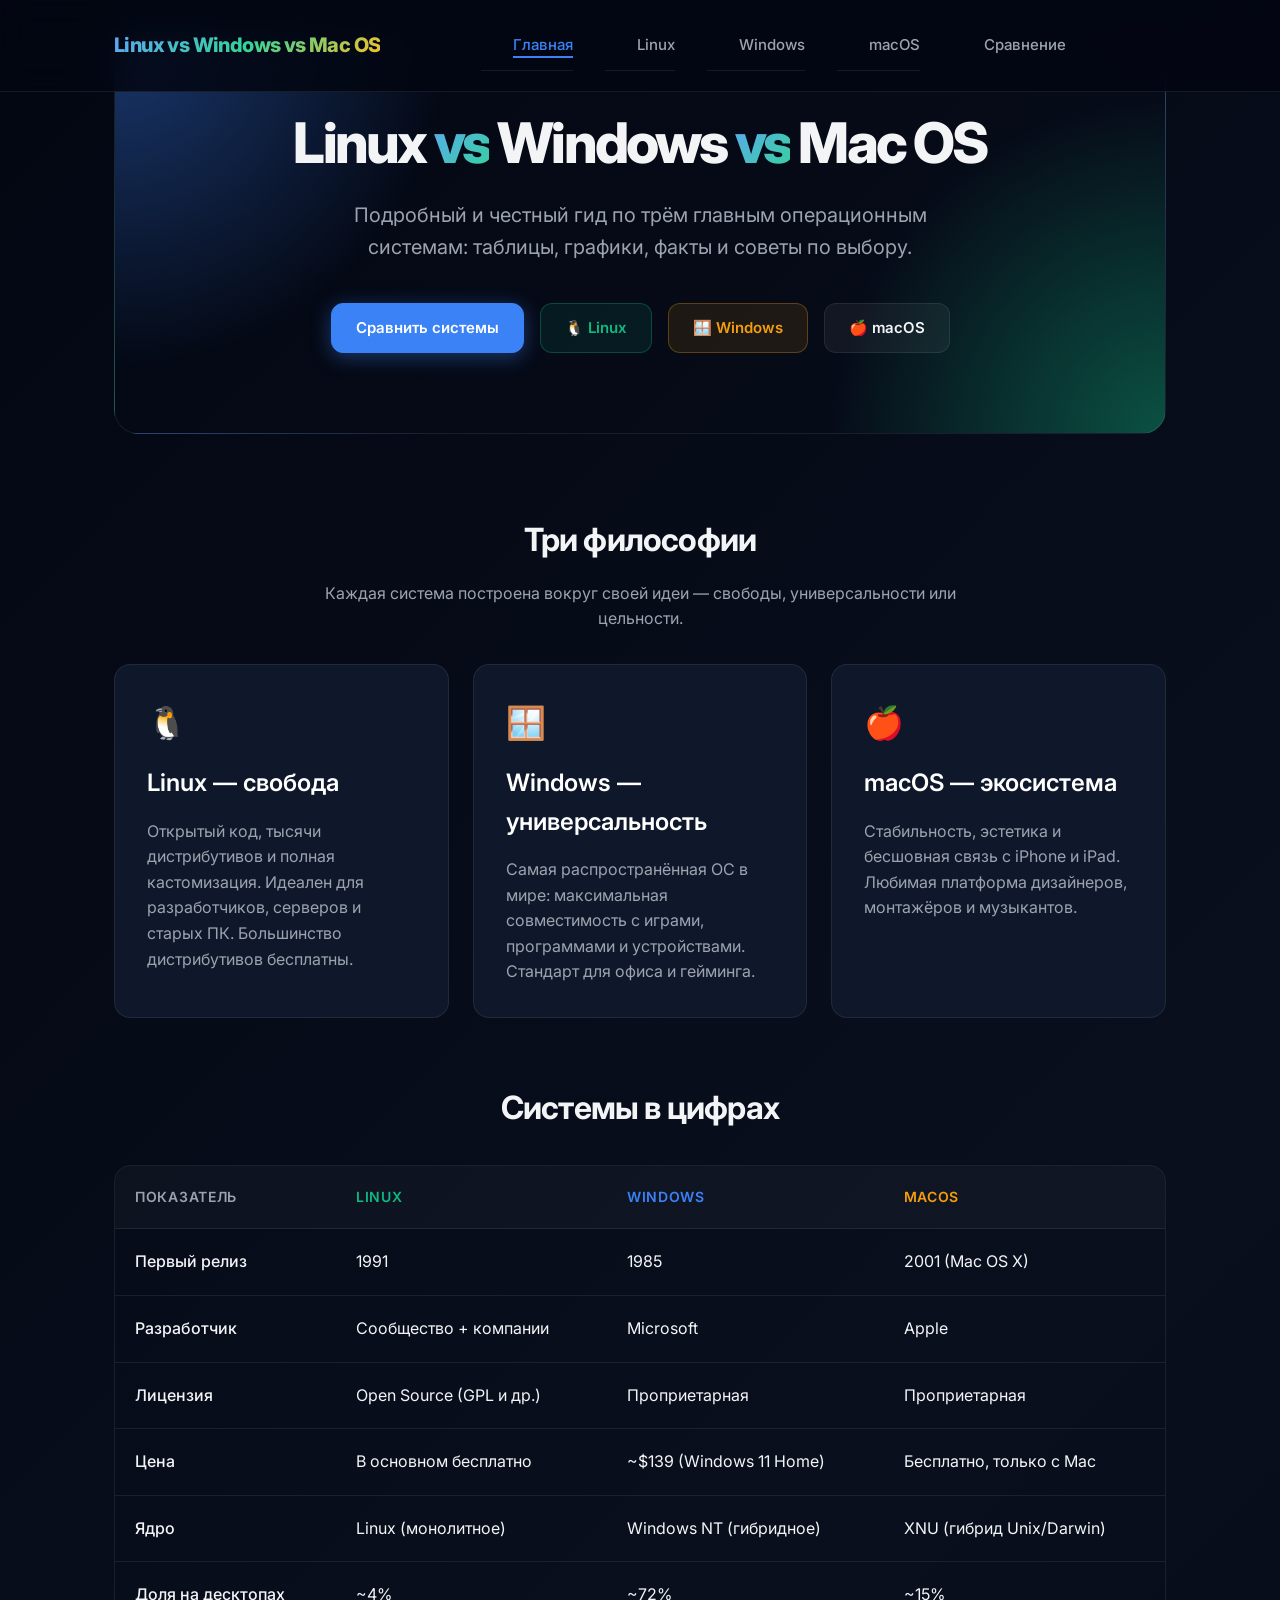
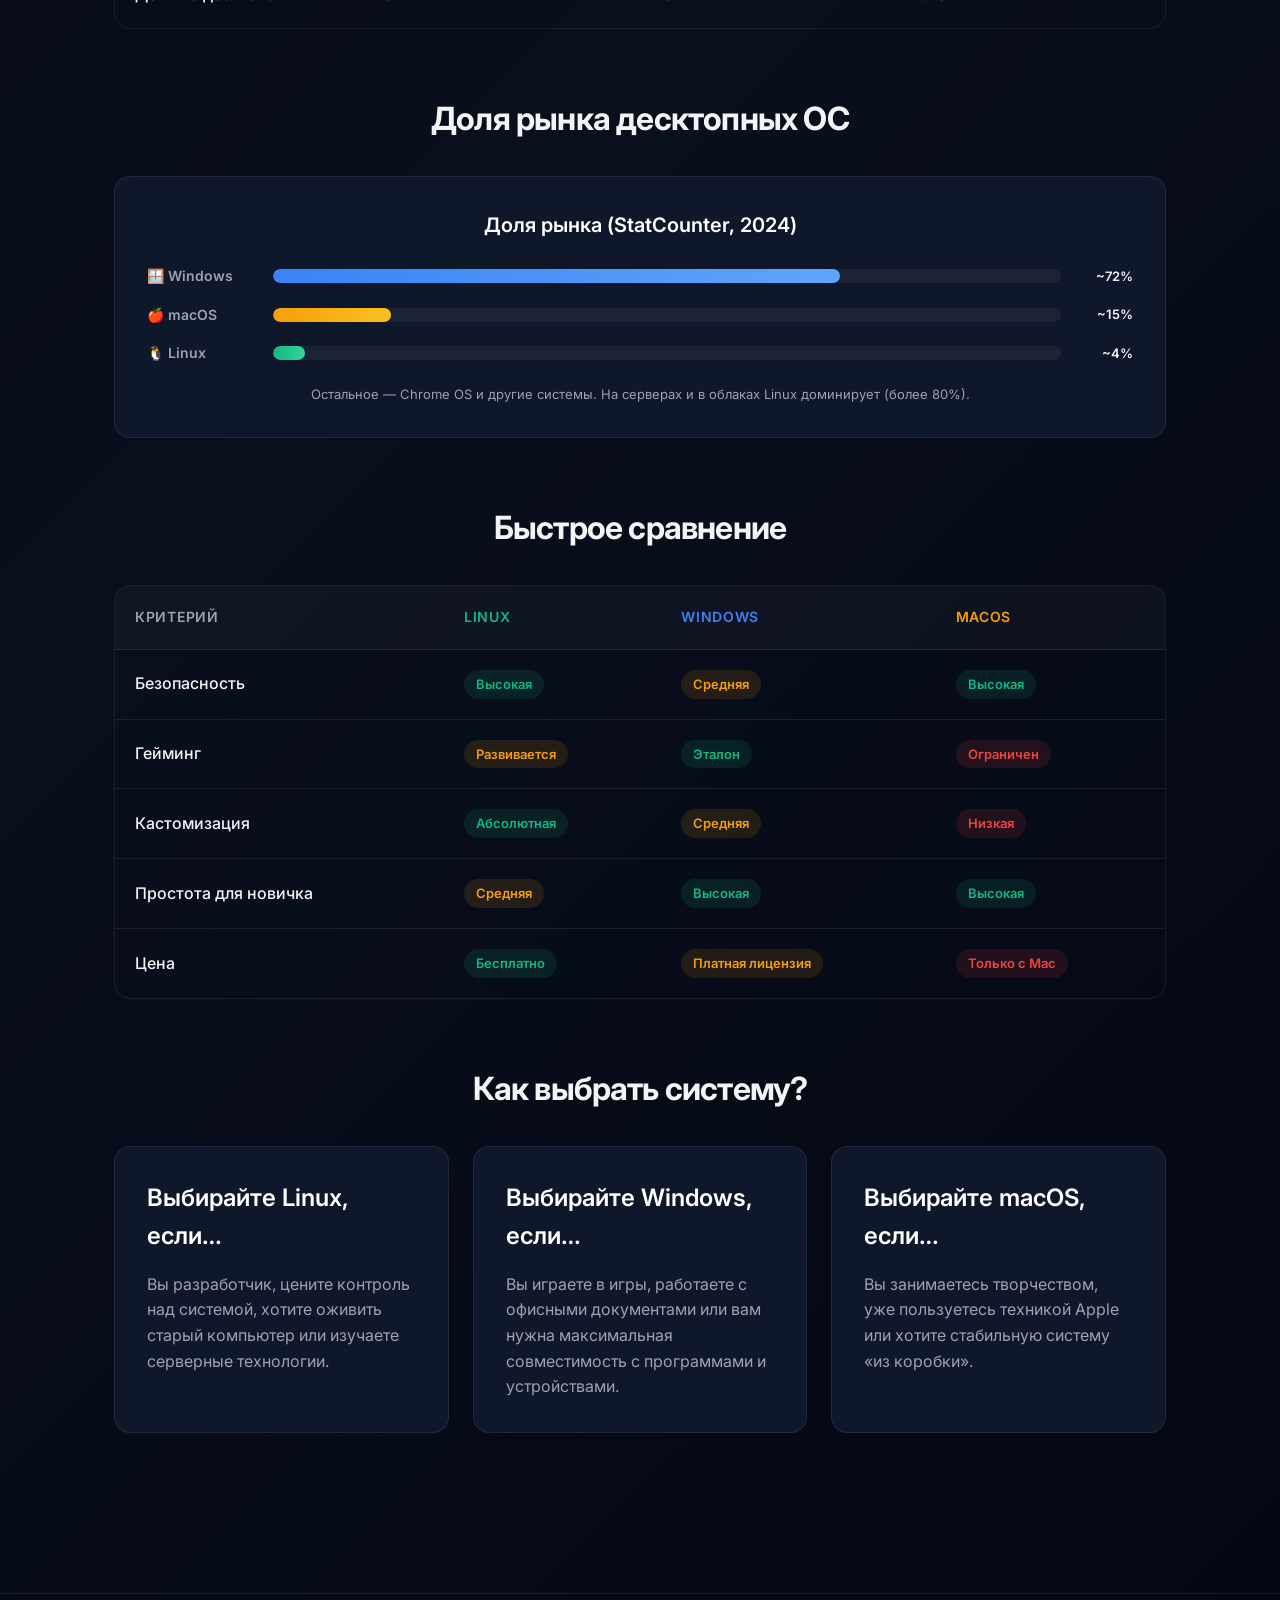
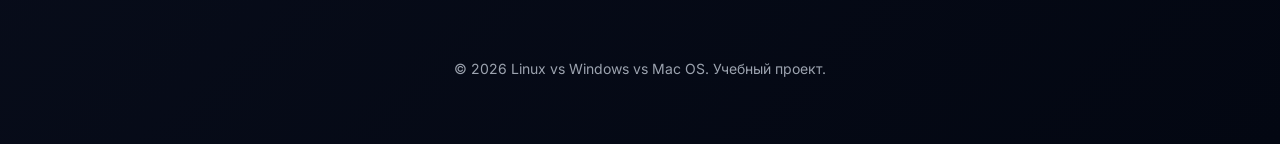
<file: index.html>
<!doctype html>
<html lang="ru">
	<head>
		<meta charset="UTF-8" />
		<meta name="viewport" content="width=device-width, initial-scale=1.0" />
		<meta name="description" content="Linux vs Windows vs Mac OS — подробное сравнение операционных систем: таблицы, графики, плюсы и минусы каждой платформы." />
		<title>Linux vs Windows vs Mac OS — Главная</title>
		<link rel="icon" href="data:image/svg+xml,<svg xmlns='http://www.w3.org/2000/svg' viewBox='0 0 100 100'><text y='.9em' font-size='90'>🖥️</text></svg>" />
		<link rel="stylesheet" href="styles.css" />
	</head>
	<body>
		<header>
			<nav>
				<div class="logo">Linux vs Windows vs Mac OS</div>
				<button class="menu-toggle" aria-label="Меню" aria-expanded="false">
					<span></span>
					<span></span>
					<span></span>
				</button>
				<ul class="menu">
					<li><a href="index.html" class="active">Главная</a></li>
					<li><a href="linux.html">Linux</a></li>
					<li><a href="windows.html">Windows</a></li>
					<li><a href="macos.html">macOS</a></li>
					<li><a href="comparison.html">Сравнение</a></li>
				</ul>
			</nav>
		</header>
		<main>
			<section class="hero">
				<h1>Linux <span class="gradient-text">vs</span> Windows <span class="gradient-text">vs</span> Mac OS</h1>
				<p>Подробный и честный гид по трём главным операционным системам: таблицы, графики, факты и советы по выбору.</p>
				<div class="hero-actions">
					<a class="btn primary" href="comparison.html">Сравнить системы</a>
					<a class="btn green" href="linux.html">🐧 Linux</a>
					<a class="btn yellow" href="windows.html">🪟 Windows</a>
					<a class="btn dark" href="macos.html">🍎 macOS</a>
				</div>
			</section>

			<section>
				<h2>Три философии</h2>
				<p class="section-intro">Каждая система построена вокруг своей идеи — свободы, универсальности или цельности.</p>
				<div class="grid">
					<article class="card">
						<span class="icon">🐧</span>
						<h3>Linux — свобода</h3>
						<p>Открытый код, тысячи дистрибутивов и полная кастомизация. Идеален для разработчиков, серверов и старых ПК. Большинство дистрибутивов бесплатны.</p>
					</article>
					<article class="card">
						<span class="icon">🪟</span>
						<h3>Windows — универсальность</h3>
						<p>Самая распространённая ОС в мире: максимальная совместимость с играми, программами и устройствами. Стандарт для офиса и гейминга.</p>
					</article>
					<article class="card">
						<span class="icon">🍎</span>
						<h3>macOS — экосистема</h3>
						<p>Стабильность, эстетика и бесшовная связь с iPhone и iPad. Любимая платформа дизайнеров, монтажёров и музыкантов.</p>
					</article>
				</div>
			</section>

			<section>
				<h2>Системы в цифрах</h2>
				<div class="table-wrap">
					<table>
						<thead>
							<tr>
								<th>Показатель</th>
								<th class="col-linux">Linux</th>
								<th class="col-windows">Windows</th>
								<th class="col-macos">macOS</th>
							</tr>
						</thead>
						<tbody>
							<tr>
								<td>Первый релиз</td>
								<td>1991</td>
								<td>1985</td>
								<td>2001 (Mac OS X)</td>
							</tr>
							<tr>
								<td>Разработчик</td>
								<td>Сообщество + компании</td>
								<td>Microsoft</td>
								<td>Apple</td>
							</tr>
							<tr>
								<td>Лицензия</td>
								<td>Open Source (GPL и др.)</td>
								<td>Проприетарная</td>
								<td>Проприетарная</td>
							</tr>
							<tr>
								<td>Цена</td>
								<td>В основном бесплатно</td>
								<td>~$139 (Windows 11 Home)</td>
								<td>Бесплатно, только с Mac</td>
							</tr>
							<tr>
								<td>Ядро</td>
								<td>Linux (монолитное)</td>
								<td>Windows NT (гибридное)</td>
								<td>XNU (гибрид Unix/Darwin)</td>
							</tr>
							<tr>
								<td>Доля на десктопах</td>
								<td>~4%</td>
								<td>~72%</td>
								<td>~15%</td>
							</tr>
						</tbody>
					</table>
				</div>
			</section>

			<section>
				<h2>Доля рынка десктопных ОС</h2>
				<div class="chart">
					<h3>Доля рынка (StatCounter, 2024)</h3>
					<div class="chart-row">
						<span class="chart-label">🪟 Windows</span>
						<div class="chart-track"><div class="chart-bar windows" data-value="72"></div></div>
						<span class="chart-value">~72%</span>
					</div>
					<div class="chart-row">
						<span class="chart-label">🍎 macOS</span>
						<div class="chart-track"><div class="chart-bar macos" data-value="15"></div></div>
						<span class="chart-value">~15%</span>
					</div>
					<div class="chart-row">
						<span class="chart-label">🐧 Linux</span>
						<div class="chart-track"><div class="chart-bar linux" data-value="4"></div></div>
						<span class="chart-value">~4%</span>
					</div>
					<p class="chart-note">Остальное — Chrome OS и другие системы. На серверах и в облаках Linux доминирует (более 80%).</p>
				</div>
			</section>

			<section>
				<h2>Быстрое сравнение</h2>
				<div class="table-wrap">
					<table>
						<thead>
							<tr>
								<th>Критерий</th>
								<th class="col-linux">Linux</th>
								<th class="col-windows">Windows</th>
								<th class="col-macos">macOS</th>
							</tr>
						</thead>
						<tbody>
							<tr>
								<td>Безопасность</td>
								<td><span class="badge good">Высокая</span></td>
								<td><span class="badge mid">Средняя</span></td>
								<td><span class="badge good">Высокая</span></td>
							</tr>
							<tr>
								<td>Гейминг</td>
								<td><span class="badge mid">Развивается</span></td>
								<td><span class="badge good">Эталон</span></td>
								<td><span class="badge bad">Ограничен</span></td>
							</tr>
							<tr>
								<td>Кастомизация</td>
								<td><span class="badge good">Абсолютная</span></td>
								<td><span class="badge mid">Средняя</span></td>
								<td><span class="badge bad">Низкая</span></td>
							</tr>
							<tr>
								<td>Простота для новичка</td>
								<td><span class="badge mid">Средняя</span></td>
								<td><span class="badge good">Высокая</span></td>
								<td><span class="badge good">Высокая</span></td>
							</tr>
							<tr>
								<td>Цена</td>
								<td><span class="badge good">Бесплатно</span></td>
								<td><span class="badge mid">Платная лицензия</span></td>
								<td><span class="badge bad">Только с Mac</span></td>
							</tr>
						</tbody>
					</table>
				</div>
			</section>

			<section>
				<h2>Как выбрать систему?</h2>
				<div class="grid">
					<article class="card">
						<h3>Выбирайте Linux, если…</h3>
						<p>Вы разработчик, цените контроль над системой, хотите оживить старый компьютер или изучаете серверные технологии.</p>
					</article>
					<article class="card">
						<h3>Выбирайте Windows, если…</h3>
						<p>Вы играете в игры, работаете с офисными документами или вам нужна максимальная совместимость с программами и устройствами.</p>
					</article>
					<article class="card">
						<h3>Выбирайте macOS, если…</h3>
						<p>Вы занимаетесь творчеством, уже пользуетесь техникой Apple или хотите стабильную систему «из коробки».</p>
					</article>
				</div>
			</section>
		</main>
		<footer>
			<p>&copy; 2026 Linux vs Windows vs Mac OS. Учебный проект.</p>
		</footer>
		<script src="script.js"></script>
	</body>
</html>
</file>
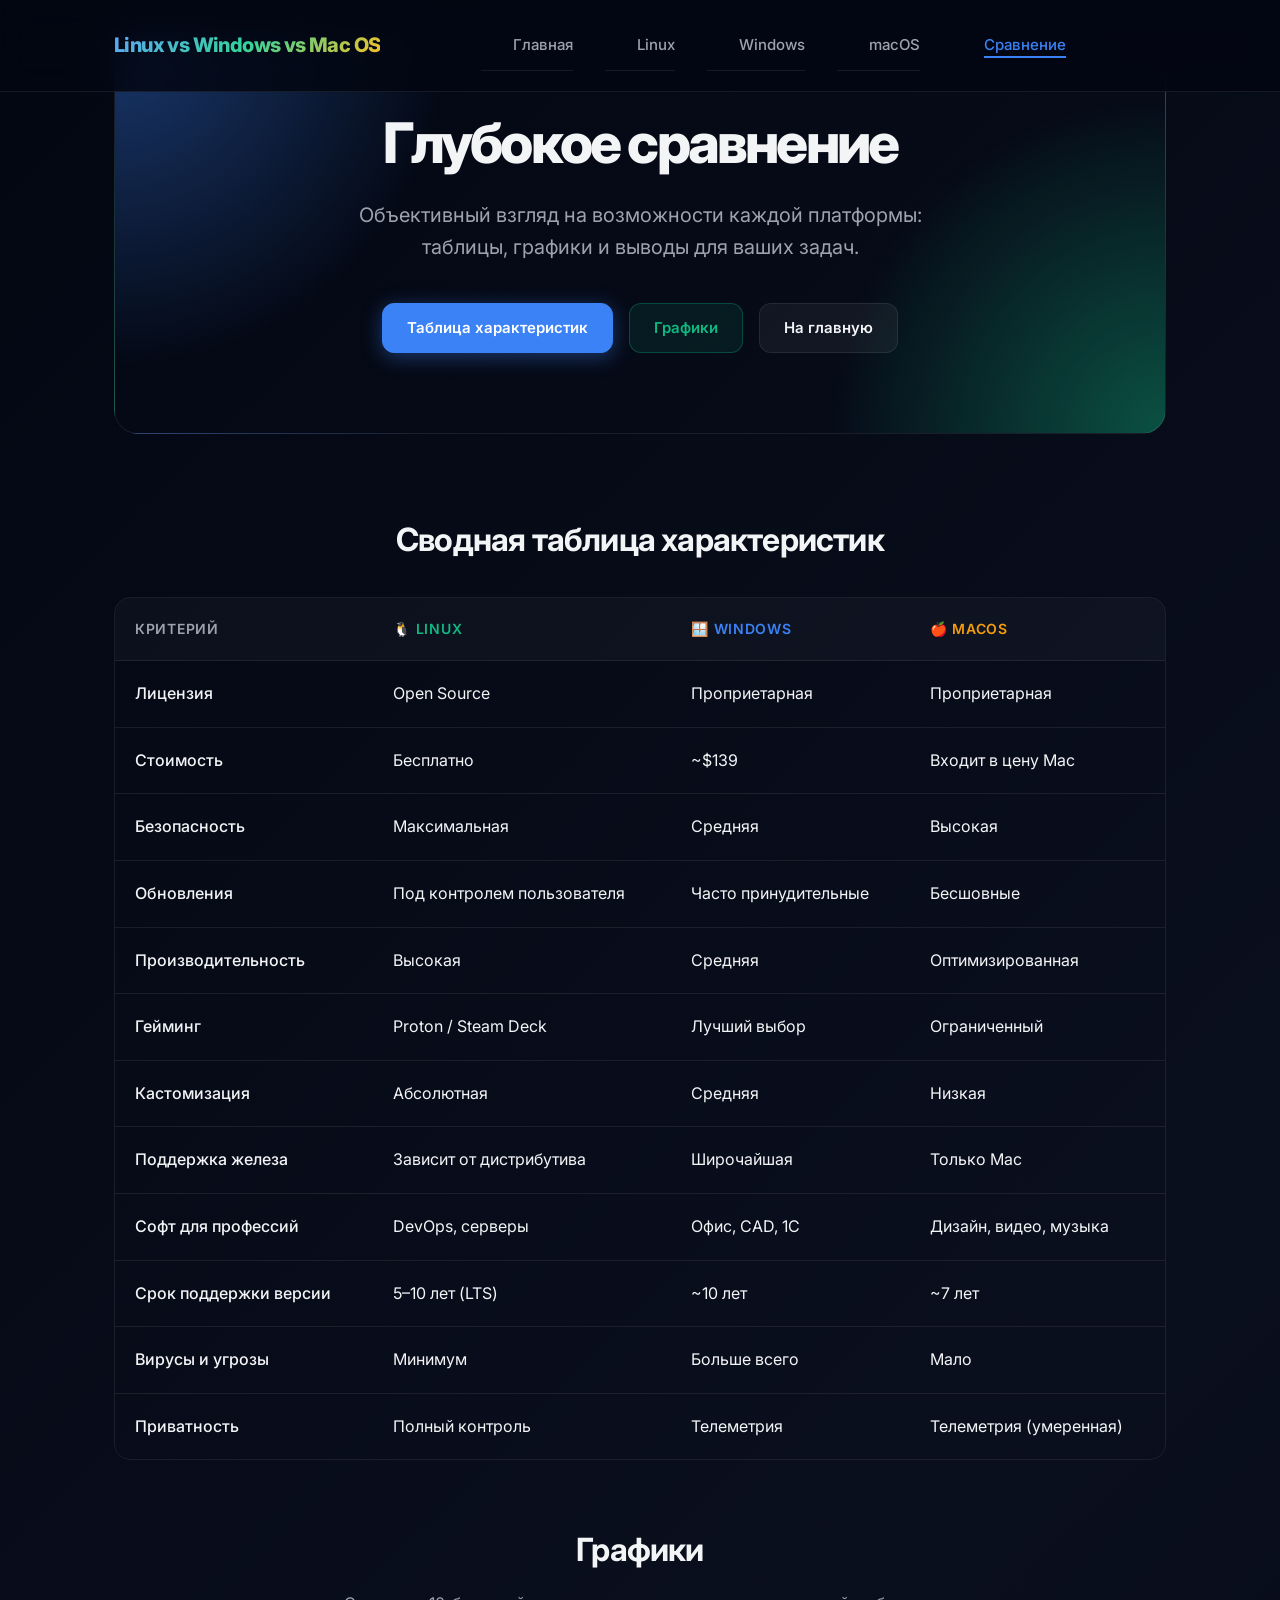
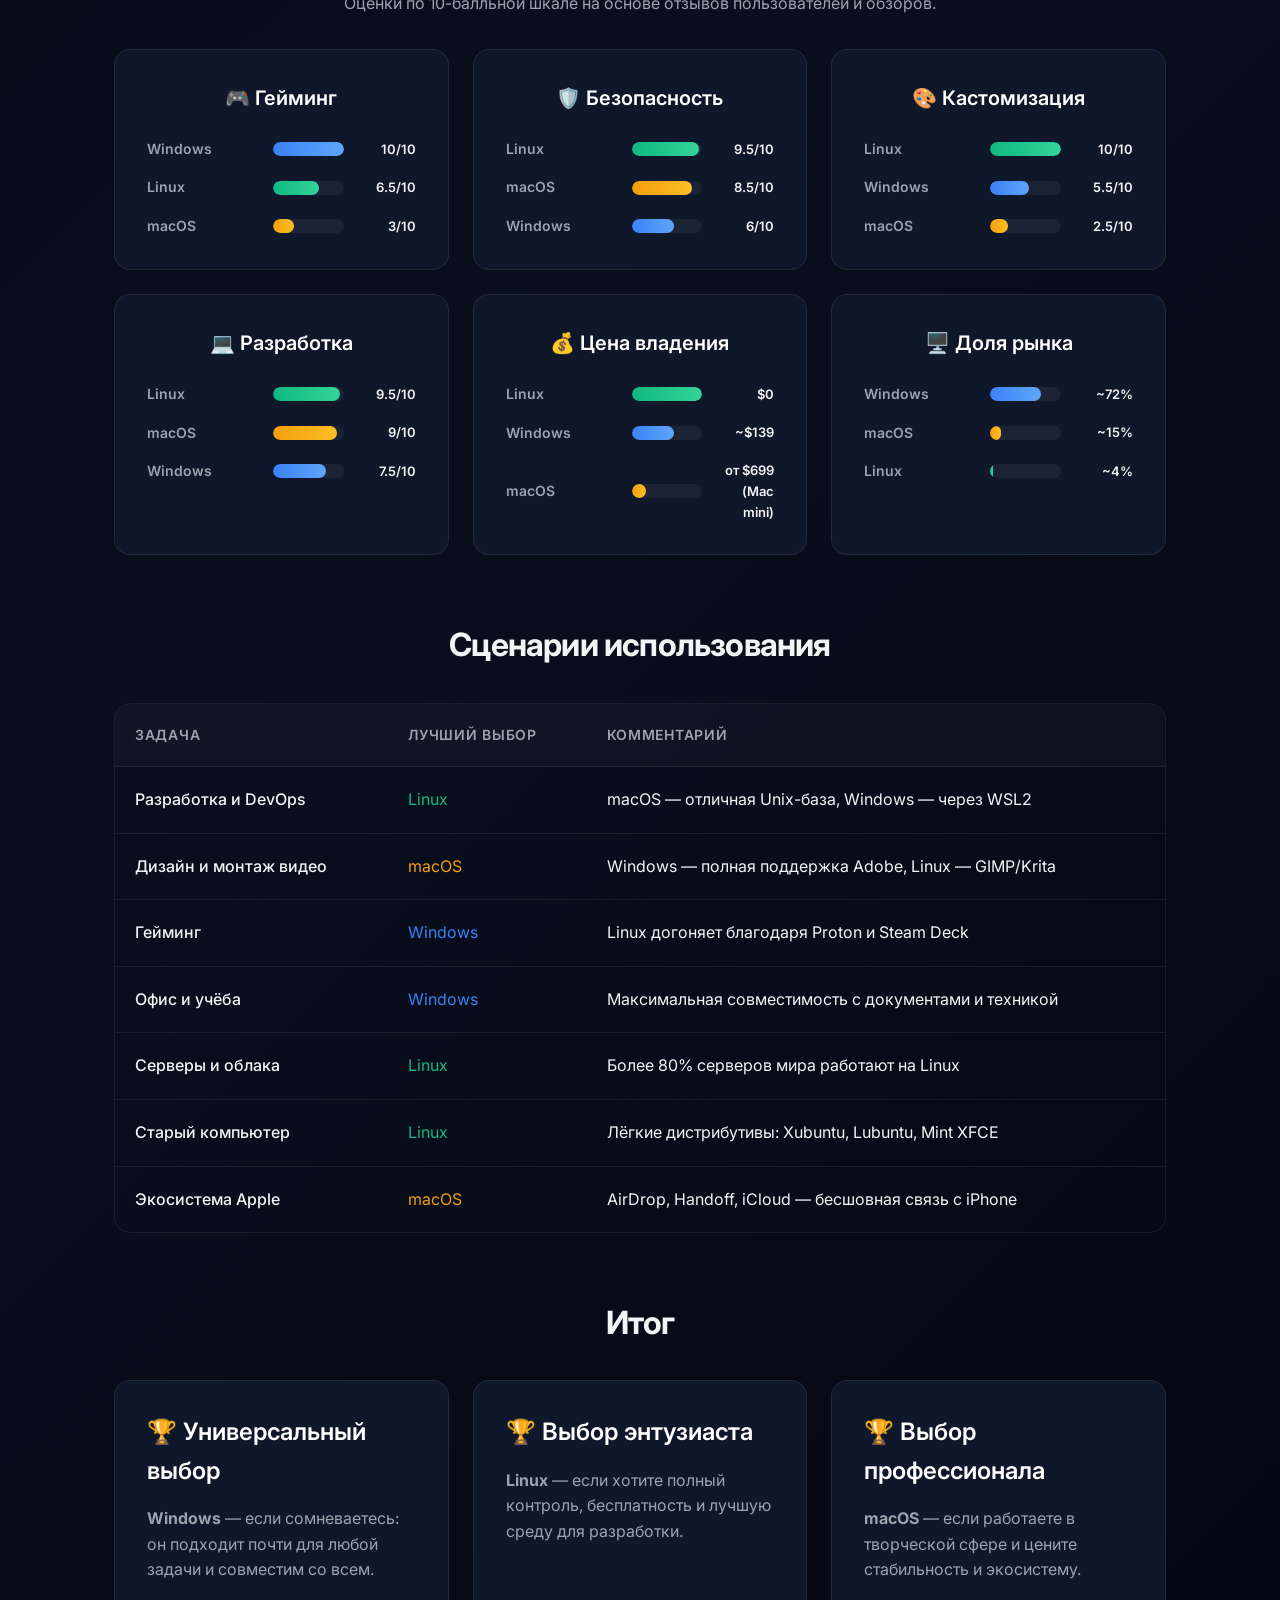
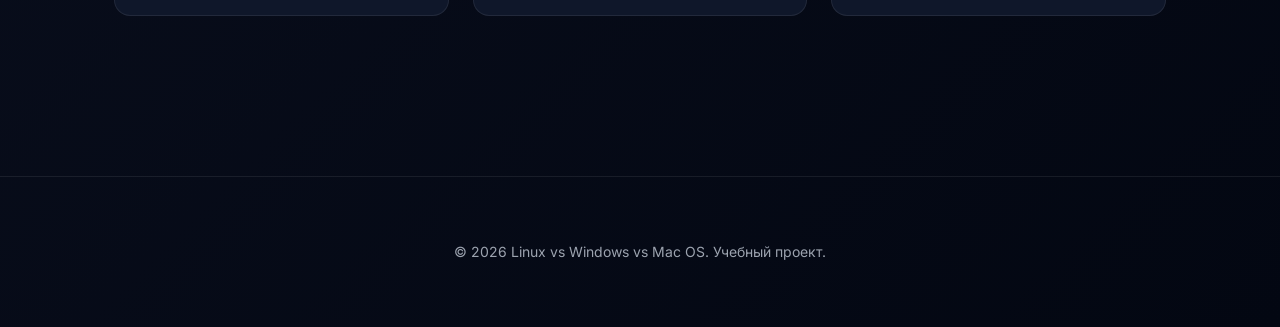
<file: comparison.html>
<!doctype html>
<html lang="ru">
	<head>
		<meta charset="UTF-8" />
		<meta name="viewport" content="width=device-width, initial-scale=1.0" />
		<meta name="description" content="Глубокое сравнение Linux, Windows и macOS: таблицы характеристик, графики производительности, безопасности, цены и сценариев использования." />
		<title>Сравнение — Linux vs Windows vs Mac OS</title>
		<link rel="icon" href="data:image/svg+xml,<svg xmlns='http://www.w3.org/2000/svg' viewBox='0 0 100 100'><text y='.9em' font-size='90'>⚖️</text></svg>" />
		<link rel="stylesheet" href="styles.css" />
	</head>
	<body>
		<header>
			<nav>
				<div class="logo">Linux vs Windows vs Mac OS</div>
				<button class="menu-toggle" aria-label="Меню" aria-expanded="false">
					<span></span>
					<span></span>
					<span></span>
				</button>
				<ul class="menu">
					<li><a href="index.html">Главная</a></li>
					<li><a href="linux.html">Linux</a></li>
					<li><a href="windows.html">Windows</a></li>
					<li><a href="macos.html">macOS</a></li>
					<li><a href="comparison.html" class="active">Сравнение</a></li>
				</ul>
			</nav>
		</header>
		<main>
			<section class="hero">
				<h1>Глубокое сравнение</h1>
				<p>Объективный взгляд на возможности каждой платформы: таблицы, графики и выводы для ваших задач.</p>
				<div class="hero-actions">
					<a class="btn primary" href="#details">Таблица характеристик</a>
					<a class="btn green" href="#charts">Графики</a>
					<a class="btn dark" href="index.html">На главную</a>
				</div>
			</section>

			<section id="details">
				<h2>Сводная таблица характеристик</h2>
				<div class="table-wrap">
					<table>
						<thead>
							<tr>
								<th>Критерий</th>
								<th class="col-linux">🐧 Linux</th>
								<th class="col-windows">🪟 Windows</th>
								<th class="col-macos">🍎 macOS</th>
							</tr>
						</thead>
						<tbody>
							<tr>
								<td>Лицензия</td>
								<td>Open Source</td>
								<td>Проприетарная</td>
								<td>Проприетарная</td>
							</tr>
							<tr>
								<td>Стоимость</td>
								<td>Бесплатно</td>
								<td>~$139</td>
								<td>Входит в цену Mac</td>
							</tr>
							<tr>
								<td>Безопасность</td>
								<td>Максимальная</td>
								<td>Средняя</td>
								<td>Высокая</td>
							</tr>
							<tr>
								<td>Обновления</td>
								<td>Под контролем пользователя</td>
								<td>Часто принудительные</td>
								<td>Бесшовные</td>
							</tr>
							<tr>
								<td>Производительность</td>
								<td>Высокая</td>
								<td>Средняя</td>
								<td>Оптимизированная</td>
							</tr>
							<tr>
								<td>Гейминг</td>
								<td>Proton / Steam Deck</td>
								<td>Лучший выбор</td>
								<td>Ограниченный</td>
							</tr>
							<tr>
								<td>Кастомизация</td>
								<td>Абсолютная</td>
								<td>Средняя</td>
								<td>Низкая</td>
							</tr>
							<tr>
								<td>Поддержка железа</td>
								<td>Зависит от дистрибутива</td>
								<td>Широчайшая</td>
								<td>Только Mac</td>
							</tr>
							<tr>
								<td>Софт для профессий</td>
								<td>DevOps, серверы</td>
								<td>Офис, CAD, 1С</td>
								<td>Дизайн, видео, музыка</td>
							</tr>
							<tr>
								<td>Срок поддержки версии</td>
								<td>5–10 лет (LTS)</td>
								<td>~10 лет</td>
								<td>~7 лет</td>
							</tr>
							<tr>
								<td>Вирусы и угрозы</td>
								<td>Минимум</td>
								<td>Больше всего</td>
								<td>Мало</td>
							</tr>
							<tr>
								<td>Приватность</td>
								<td>Полный контроль</td>
								<td>Телеметрия</td>
								<td>Телеметрия (умеренная)</td>
							</tr>
						</tbody>
					</table>
				</div>
			</section>

			<section id="charts">
				<h2>Графики</h2>
				<p class="section-intro">Оценки по 10-балльной шкале на основе отзывов пользователей и обзоров.</p>
				<div class="charts-grid">
					<div class="chart">
						<h3>🎮 Гейминг</h3>
						<div class="chart-row">
							<span class="chart-label">Windows</span>
							<div class="chart-track"><div class="chart-bar windows" data-value="100"></div></div>
							<span class="chart-value">10/10</span>
						</div>
						<div class="chart-row">
							<span class="chart-label">Linux</span>
							<div class="chart-track"><div class="chart-bar linux" data-value="65"></div></div>
							<span class="chart-value">6.5/10</span>
						</div>
						<div class="chart-row">
							<span class="chart-label">macOS</span>
							<div class="chart-track"><div class="chart-bar macos" data-value="30"></div></div>
							<span class="chart-value">3/10</span>
						</div>
					</div>

					<div class="chart">
						<h3>🛡️ Безопасность</h3>
						<div class="chart-row">
							<span class="chart-label">Linux</span>
							<div class="chart-track"><div class="chart-bar linux" data-value="95"></div></div>
							<span class="chart-value">9.5/10</span>
						</div>
						<div class="chart-row">
							<span class="chart-label">macOS</span>
							<div class="chart-track"><div class="chart-bar macos" data-value="85"></div></div>
							<span class="chart-value">8.5/10</span>
						</div>
						<div class="chart-row">
							<span class="chart-label">Windows</span>
							<div class="chart-track"><div class="chart-bar windows" data-value="60"></div></div>
							<span class="chart-value">6/10</span>
						</div>
					</div>

					<div class="chart">
						<h3>🎨 Кастомизация</h3>
						<div class="chart-row">
							<span class="chart-label">Linux</span>
							<div class="chart-track"><div class="chart-bar linux" data-value="100"></div></div>
							<span class="chart-value">10/10</span>
						</div>
						<div class="chart-row">
							<span class="chart-label">Windows</span>
							<div class="chart-track"><div class="chart-bar windows" data-value="55"></div></div>
							<span class="chart-value">5.5/10</span>
						</div>
						<div class="chart-row">
							<span class="chart-label">macOS</span>
							<div class="chart-track"><div class="chart-bar macos" data-value="25"></div></div>
							<span class="chart-value">2.5/10</span>
						</div>
					</div>

					<div class="chart">
						<h3>💻 Разработка</h3>
						<div class="chart-row">
							<span class="chart-label">Linux</span>
							<div class="chart-track"><div class="chart-bar linux" data-value="95"></div></div>
							<span class="chart-value">9.5/10</span>
						</div>
						<div class="chart-row">
							<span class="chart-label">macOS</span>
							<div class="chart-track"><div class="chart-bar macos" data-value="90"></div></div>
							<span class="chart-value">9/10</span>
						</div>
						<div class="chart-row">
							<span class="chart-label">Windows</span>
							<div class="chart-track"><div class="chart-bar windows" data-value="75"></div></div>
							<span class="chart-value">7.5/10</span>
						</div>
					</div>

					<div class="chart">
						<h3>💰 Цена владения</h3>
						<div class="chart-row">
							<span class="chart-label">Linux</span>
							<div class="chart-track"><div class="chart-bar linux" data-value="100"></div></div>
							<span class="chart-value">$0</span>
						</div>
						<div class="chart-row">
							<span class="chart-label">Windows</span>
							<div class="chart-track"><div class="chart-bar windows" data-value="60"></div></div>
							<span class="chart-value">~$139</span>
						</div>
						<div class="chart-row">
							<span class="chart-label">macOS</span>
							<div class="chart-track"><div class="chart-bar macos" data-value="20"></div></div>
							<span class="chart-value">от $699 (Mac mini)</span>
						</div>
					</div>

					<div class="chart">
						<h3>🖥️ Доля рынка</h3>
						<div class="chart-row">
							<span class="chart-label">Windows</span>
							<div class="chart-track"><div class="chart-bar windows" data-value="72"></div></div>
							<span class="chart-value">~72%</span>
						</div>
						<div class="chart-row">
							<span class="chart-label">macOS</span>
							<div class="chart-track"><div class="chart-bar macos" data-value="15"></div></div>
							<span class="chart-value">~15%</span>
						</div>
						<div class="chart-row">
							<span class="chart-label">Linux</span>
							<div class="chart-track"><div class="chart-bar linux" data-value="4"></div></div>
							<span class="chart-value">~4%</span>
						</div>
					</div>
				</div>
			</section>

			<section>
				<h2>Сценарии использования</h2>
				<div class="table-wrap">
					<table>
						<thead>
							<tr>
								<th>Задача</th>
								<th>Лучший выбор</th>
								<th>Комментарий</th>
							</tr>
						</thead>
						<tbody>
							<tr>
								<td>Разработка и DevOps</td>
								<td class="col-linux">Linux</td>
								<td>macOS — отличная Unix-база, Windows — через WSL2</td>
							</tr>
							<tr>
								<td>Дизайн и монтаж видео</td>
								<td class="col-macos">macOS</td>
								<td>Windows — полная поддержка Adobe, Linux — GIMP/Krita</td>
							</tr>
							<tr>
								<td>Гейминг</td>
								<td class="col-windows">Windows</td>
								<td>Linux догоняет благодаря Proton и Steam Deck</td>
							</tr>
							<tr>
								<td>Офис и учёба</td>
								<td class="col-windows">Windows</td>
								<td>Максимальная совместимость с документами и техникой</td>
							</tr>
							<tr>
								<td>Серверы и облака</td>
								<td class="col-linux">Linux</td>
								<td>Более 80% серверов мира работают на Linux</td>
							</tr>
							<tr>
								<td>Старый компьютер</td>
								<td class="col-linux">Linux</td>
								<td>Лёгкие дистрибутивы: Xubuntu, Lubuntu, Mint XFCE</td>
							</tr>
							<tr>
								<td>Экосистема Apple</td>
								<td class="col-macos">macOS</td>
								<td>AirDrop, Handoff, iCloud — бесшовная связь с iPhone</td>
							</tr>
						</tbody>
					</table>
				</div>
			</section>

			<section>
				<h2>Итог</h2>
				<div class="grid">
					<article class="card">
						<h3>🏆 Универсальный выбор</h3>
						<p><strong>Windows</strong> — если сомневаетесь: он подходит почти для любой задачи и совместим со всем.</p>
					</article>
					<article class="card">
						<h3>🏆 Выбор энтузиаста</h3>
						<p><strong>Linux</strong> — если хотите полный контроль, бесплатность и лучшую среду для разработки.</p>
					</article>
					<article class="card">
						<h3>🏆 Выбор профессионала</h3>
						<p><strong>macOS</strong> — если работаете в творческой сфере и цените стабильность и экосистему.</p>
					</article>
				</div>
			</section>
		</main>
		<footer>
			<p>&copy; 2026 Linux vs Windows vs Mac OS. Учебный проект.</p>
		</footer>
		<script src="script.js"></script>
	</body>
</html>
</file>
<file: styles.css>
@import url('https://fonts.googleapis.com/css2?family=Inter:wght@300;400;500;600;700;800&display=swap');

/* ──────────────────────────────────────────────
   Linux vs Windows vs Mac OS — Design System
   ────────────────────────────────────────────── */

:root {
	--bg: #030712;
	--bg-gradient: linear-gradient(135deg, #030712 0%, #0a0f1e 50%, #030712 100%);
	--card: #0f172a;
	--card-hover: #1e293b;
	--border: rgba(255, 255, 255, 0.08);
	--border-hover: rgba(255, 255, 255, 0.15);
	--text: #f3f4f6;
	--muted: #9ca3af;
	--blue: #3b82f6;
	--blue-glow: rgba(59, 130, 246, 0.4);
	--green: #10b981;
	--green-glow: rgba(16, 185, 129, 0.4);
	--yellow: #f59e0b;
	--yellow-glow: rgba(245, 158, 11, 0.4);
	--red: #ef4444;
	--transition: all 0.3s cubic-bezier(0.4, 0, 0.2, 1);
	--radius: 16px;
	--radius-lg: 24px;
	--max-width: 1100px;
}

/* ── Reset & Base ── */

* {
	margin: 0;
	padding: 0;
	box-sizing: border-box;
}

html {
	scroll-behavior: smooth;
	scroll-padding-top: 80px;
	font-size: 16px;
}

body {
	font-family: 'Inter', system-ui, -apple-system, BlinkMacSystemFont, sans-serif;
	color: var(--text);
	background: var(--bg-gradient);
	-webkit-font-smoothing: antialiased;
	-moz-osx-font-smoothing: grayscale;
	line-height: 1.6;
	overflow-x: hidden;
}

/* ── Header & Nav ── */

header {
	position: fixed;
	top: 0;
	left: 0;
	right: 0;
	z-index: 1000;
	background: rgba(3, 7, 18, 0.85);
	backdrop-filter: blur(16px);
	-webkit-backdrop-filter: blur(16px);
	border-bottom: 1px solid var(--border);
}

nav {
	max-width: var(--max-width);
	margin: 0 auto;
	display: flex;
	justify-content: space-between;
	align-items: center;
	padding: 1.25rem 1.5rem;
}

.logo {
	font-size: 1.25rem;
	font-weight: 800;
	letter-spacing: -0.03em;
	background: linear-gradient(135deg, #60a5fa, #34d399, #fbbf24);
	-webkit-background-clip: text;
	-webkit-text-fill-color: transparent;
	background-clip: text;
	white-space: nowrap;
}

.menu {
	display: flex;
	gap: 2rem;
	list-style: none;
}

.menu a {
	color: var(--muted);
	text-decoration: none;
	font-weight: 500;
	font-size: 0.9375rem;
	position: relative;
	padding: 0.25rem 0;
	transition: var(--transition);
}

.menu a:hover {
	color: var(--text);
}

.menu a::after {
	content: '';
	position: absolute;
	bottom: 0;
	left: 0;
	width: 0;
	height: 2px;
	background: var(--blue);
	transition: var(--transition);
}

.menu a:hover::after {
	width: 100%;
}

.menu a.active {
	color: var(--blue);
}

.menu a.active::after {
	width: 100%;
}

.menu.open {
	display: flex;
	position: fixed;
	top: 68px;
	left: 0;
	right: 0;
	flex-direction: column;
	gap: 0;
	background: rgba(3, 7, 18, 0.97);
	border-bottom: 1px solid var(--border);
	padding: 1rem 1.5rem 1.5rem;
}

.menu.open li {
	padding: 0.75rem 0;
	border-bottom: 1px solid var(--border);
}

.menu.open li:last-child {
	border-bottom: none;
}

.menu.open a {
	font-size: 1rem;
}

.menu.open a::after {
	display: none;
}

.menu-toggle {
	display: none;
	flex-direction: column;
	gap: 4px;
	background: none;
	border: none;
	cursor: pointer;
	padding: 0.5rem;
}

.menu-toggle span {
	width: 24px;
	height: 2px;
	background: var(--text);
	border-radius: 2px;
	transition: var(--transition);
}

.menu-toggle.open span:nth-child(1) {
	transform: translateY(6px) rotate(45deg);
}

.menu-toggle.open span:nth-child(2) {
	opacity: 0;
}

.menu-toggle.open span:nth-child(3) {
	transform: translateY(-6px) rotate(-45deg);
}

/* ── Main Layout ── */

main {
	max-width: var(--max-width);
	margin: 0 auto;
	padding: 2rem 1.5rem 6rem;
}

section {
	margin-bottom: 4rem;
}

.section-intro {
	color: var(--muted);
	text-align: center;
	max-width: 640px;
	margin: -1rem auto 2rem;
}

/* ── Hero ── */

.hero {
	text-align: center;
	padding: 5rem 2rem;
	border-radius: var(--radius-lg);
	background: radial-gradient(circle at top left, var(--blue-glow), transparent 30%),
		radial-gradient(circle at bottom right, var(--green-glow), transparent 30%);
	border: 1px solid var(--border);
	margin-bottom: 5rem;
	position: relative;
	overflow: hidden;
}

.hero > * {
	position: relative;
	z-index: 1;
}

h1 {
	font-size: 3.5rem;
	font-weight: 800;
	margin-bottom: 1.5rem;
	letter-spacing: -0.05em;
	line-height: 1.1;
}

h1 .gradient-text {
	background: linear-gradient(135deg, #60a5fa, #34d399);
	-webkit-background-clip: text;
	-webkit-text-fill-color: transparent;
	background-clip: text;
}

h2 {
	font-size: 2rem;
	font-weight: 700;
	margin-bottom: 2rem;
	letter-spacing: -0.025em;
	text-align: center;
}

h3 {
	font-size: 1.25rem;
	font-weight: 600;
}

.hero p {
	font-size: 1.25rem;
	color: var(--muted);
	max-width: 600px;
	margin: 0 auto 2.5rem;
}

.hero-actions {
	display: flex;
	gap: 1rem;
	justify-content: center;
	flex-wrap: wrap;
}

/* ── Buttons ── */

.btn {
	display: inline-flex;
	align-items: center;
	justify-content: center;
	padding: 0.75rem 1.5rem;
	border-radius: 12px;
	font-weight: 600;
	text-decoration: none;
	font-size: 0.9375rem;
	border: 1px solid transparent;
	cursor: pointer;
	transition: var(--transition);
}

.btn.primary {
	background: var(--blue);
	color: white;
	box-shadow: 0 4px 20px var(--blue-glow);
	border-color: var(--blue);
}

.btn.primary:hover {
	transform: translateY(-2px);
	box-shadow: 0 8px 30px var(--blue-glow);
}

.btn.green {
	background: rgba(16, 185, 129, 0.1);
	color: var(--green);
	border: 1px solid rgba(16, 185, 129, 0.3);
}

.btn.green:hover {
	background: rgba(16, 185, 129, 0.2);
	box-shadow: 0 4px 20px var(--green-glow);
}

.btn.yellow {
	background: rgba(245, 158, 11, 0.1);
	color: var(--yellow);
	border: 1px solid rgba(245, 158, 11, 0.3);
}

.btn.yellow:hover {
	background: rgba(245, 158, 11, 0.2);
	box-shadow: 0 4px 20px rgba(245, 158, 11, 0.4);
}

.btn.dark {
	background: rgba(255, 255, 255, 0.05);
	color: var(--text);
	border: 1px solid var(--border);
}

.btn.dark:hover {
	background: rgba(255, 255, 255, 0.08);
}

.btn:focus-visible {
	outline: 2px solid var(--blue);
	outline-offset: 2px;
}

/* ── Grid & Cards ── */

.grid {
	display: grid;
	grid-template-columns: repeat(auto-fit, minmax(300px, 1fr));
	gap: 1.5rem;
}

.card {
	padding: 2rem;
	border-radius: var(--radius);
	background: var(--card);
	border: 1px solid var(--border);
	position: relative;
	overflow: hidden;
	transition: var(--transition);
}

.card:hover {
	border-color: var(--border-hover);
	background: var(--card-hover);
	transform: translateY(-4px);
}

.card h3 {
	margin-bottom: 1rem;
	font-size: 1.5rem;
	color: white;
}

.card p {
	color: var(--muted);
}

.card .icon {
	font-size: 2rem;
	display: block;
	margin-bottom: 1rem;
}

/* ── Pros / Cons Lists ── */

ul {
	list-style: none;
	max-width: 720px;
	margin: 0 auto;
}

ul li {
	padding: 0.75rem 0;
	border-bottom: 1px solid var(--border);
	color: var(--muted);
	position: relative;
	padding-left: 2rem;
}

ul li:last-child {
	border-bottom: none;
}

.pros li::before {
	content: '✓';
	position: absolute;
	left: 0;
	color: var(--green);
	font-weight: 700;
}

.cons li::before {
	content: '✕';
	position: absolute;
	left: 0;
	color: var(--red);
	font-weight: 700;
}

/* ── Tables ── */

.table-wrap {
	overflow-x: auto;
	border: 1px solid var(--border);
	border-radius: var(--radius);
}

table {
	width: 100%;
	border-collapse: separate;
	border-spacing: 0;
}

th, td {
	padding: 1.25rem;
	text-align: left;
	border-bottom: 1px solid var(--border);
	white-space: nowrap;
}

th {
	background: rgba(255, 255, 255, 0.03);
	font-weight: 600;
	color: var(--muted);
	font-size: 0.875rem;
	text-transform: uppercase;
	letter-spacing: 0.05em;
}

td:first-child {
	color: var(--text);
	font-weight: 500;
}

tr:last-child td {
	border-bottom: none;
}

tbody tr {
	transition: background 0.2s ease;
}

tbody tr:hover {
	background: rgba(255, 255, 255, 0.02);
}

/* Colored system columns in tables */
.col-linux { color: var(--green); }
.col-windows { color: var(--blue); }
.col-macos { color: var(--yellow); }

/* ── Badges ── */

.badge {
	display: inline-block;
	padding: 0.25rem 0.75rem;
	border-radius: 999px;
	font-size: 0.8125rem;
	font-weight: 600;
}

.badge.good {
	background: rgba(16, 185, 129, 0.12);
	color: var(--green);
}

.badge.mid {
	background: rgba(245, 158, 11, 0.12);
	color: var(--yellow);
}

.badge.bad {
	background: rgba(239, 68, 68, 0.12);
	color: var(--red);
}

/* ── Bar Charts (pure CSS) ── */

.chart {
	background: var(--card);
	border: 1px solid var(--border);
	border-radius: var(--radius);
	padding: 2rem;
}

.chart h3 {
	margin-bottom: 1.5rem;
	text-align: center;
	color: white;
}

.chart-row {
	display: grid;
	grid-template-columns: 110px 1fr 56px;
	align-items: center;
	gap: 1rem;
	margin-bottom: 1rem;
}

.chart-row:last-child {
	margin-bottom: 0;
}

.chart-label {
	font-size: 0.875rem;
	font-weight: 600;
	color: var(--muted);
}

.chart-track {
	height: 14px;
	background: rgba(255, 255, 255, 0.05);
	border-radius: 999px;
	overflow: hidden;
}

.chart-bar {
	height: 100%;
	border-radius: 999px;
	width: 0;
	transition: width 1.2s cubic-bezier(0.4, 0, 0.2, 1);
}

.chart-bar.linux { background: linear-gradient(90deg, #10b981, #34d399); }
.chart-bar.windows { background: linear-gradient(90deg, #3b82f6, #60a5fa); }
.chart-bar.macos { background: linear-gradient(90deg, #f59e0b, #fbbf24); }

.chart-value {
	font-size: 0.8125rem;
	font-weight: 600;
	color: var(--text);
	text-align: right;
}

.charts-grid {
	display: grid;
	grid-template-columns: repeat(auto-fit, minmax(320px, 1fr));
	gap: 1.5rem;
}

.chart-note {
	margin-top: 1.25rem;
	font-size: 0.8125rem;
	color: var(--muted);
	text-align: center;
}

/* ── Videos ── */

.videos {
	display: grid;
	grid-template-columns: repeat(auto-fit, minmax(320px, 1fr));
	gap: 2rem;
}

.video {
	background: var(--card);
	border: 1px solid var(--border);
	border-radius: var(--radius);
	padding: 1rem;
	transition: var(--transition);
}

.video:hover {
	border-color: var(--border-hover);
	background: var(--card-hover);
	transform: translateY(-4px);
}

.video a {
	border-radius: 12px;
	overflow: hidden;
	display: block;
	aspect-ratio: 16/9;
	position: relative;
}

.preview {
	width: 100%;
	height: 100%;
	object-fit: cover;
	display: block;
}

.play {
	position: absolute;
	top: 50%;
	left: 50%;
	transform: translate(-50%, -50%);
	width: 64px;
	height: 64px;
	background: rgba(255, 255, 255, 0.15);
	backdrop-filter: blur(8px);
	-webkit-backdrop-filter: blur(8px);
	border-radius: 50%;
	display: flex;
	align-items: center;
	justify-content: center;
	color: white;
	font-size: 1.5rem;
	transition: var(--transition);
	pointer-events: none;
}

.video:hover .play {
	background: var(--blue);
	transform: translate(-50%, -50%) scale(1.1);
}

.video p {
	margin-top: 1rem;
	font-weight: 500;
	color: var(--text);
}

.video details {
	margin-top: 0.75rem;
}

.video summary {
	color: var(--muted);
	font-size: 0.875rem;
	cursor: pointer;
	list-style: none;
}

.video summary::before {
	content: '▼';
	margin-right: 0.5rem;
	font-size: 0.75rem;
}

.video details[open] summary {
	color: var(--text);
}

.video details[open] summary::before {
	content: '▲';
}

.video details p {
	margin-top: 0.5rem;
	color: var(--muted);
	font-size: 0.875rem;
	font-weight: 400;
}

/* ── Falling Background (generated by script.js) ── */

.falling {
	position: fixed;
	inset: 0;
	pointer-events: none;
	z-index: -1;
	overflow: hidden;
}

.falling span {
	position: absolute;
	top: -48px;
	font-size: 1.5rem;
	animation: fall linear infinite;
	user-select: none;
}

@keyframes fall {
	0% {
		transform: translateY(0) rotate(0deg);
		opacity: 0;
	}
	10% {
		opacity: 0.18;
	}
	90% {
		opacity: 0.18;
	}
	100% {
		transform: translateY(105vh) rotate(360deg);
		opacity: 0;
	}
}

@media (prefers-reduced-motion: reduce) {
	.falling {
		display: none;
	}
}

/* ── Footer ── */

footer {
	padding: 4rem 2rem;
	border-top: 1px solid var(--border);
	text-align: center;
	color: var(--muted);
	font-size: 0.875rem;
}

/* ── Responsive ── */

@media (max-width: 768px) {
	h1 {
		font-size: 2.5rem;
	}

	h2 {
		font-size: 1.5rem;
	}

	.hero {
		padding: 3rem 1.5rem;
	}

	.hero-actions {
		flex-direction: column;
		align-items: center;
	}

	.menu {
		display: none;
	}

	.menu-toggle {
		display: flex;
	}

	.menu.open {
		top: 64px;
	}

	main {
		padding: 2rem 1.5rem 4rem;
	}

	.grid {
		grid-template-columns: 1fr;
	}

	nav {
		padding: 1rem;
	}

	.logo {
		font-size: 1rem;
	}

	.chart-row {
		grid-template-columns: 90px 1fr 48px;
	}
}

@media (max-width: 480px) {
	h1 {
		font-size: 2rem;
	}

	.card {
		padding: 1.5rem;
	}

	th, td {
		padding: 0.75rem;
		font-size: 0.875rem;
	}
}
</file>
